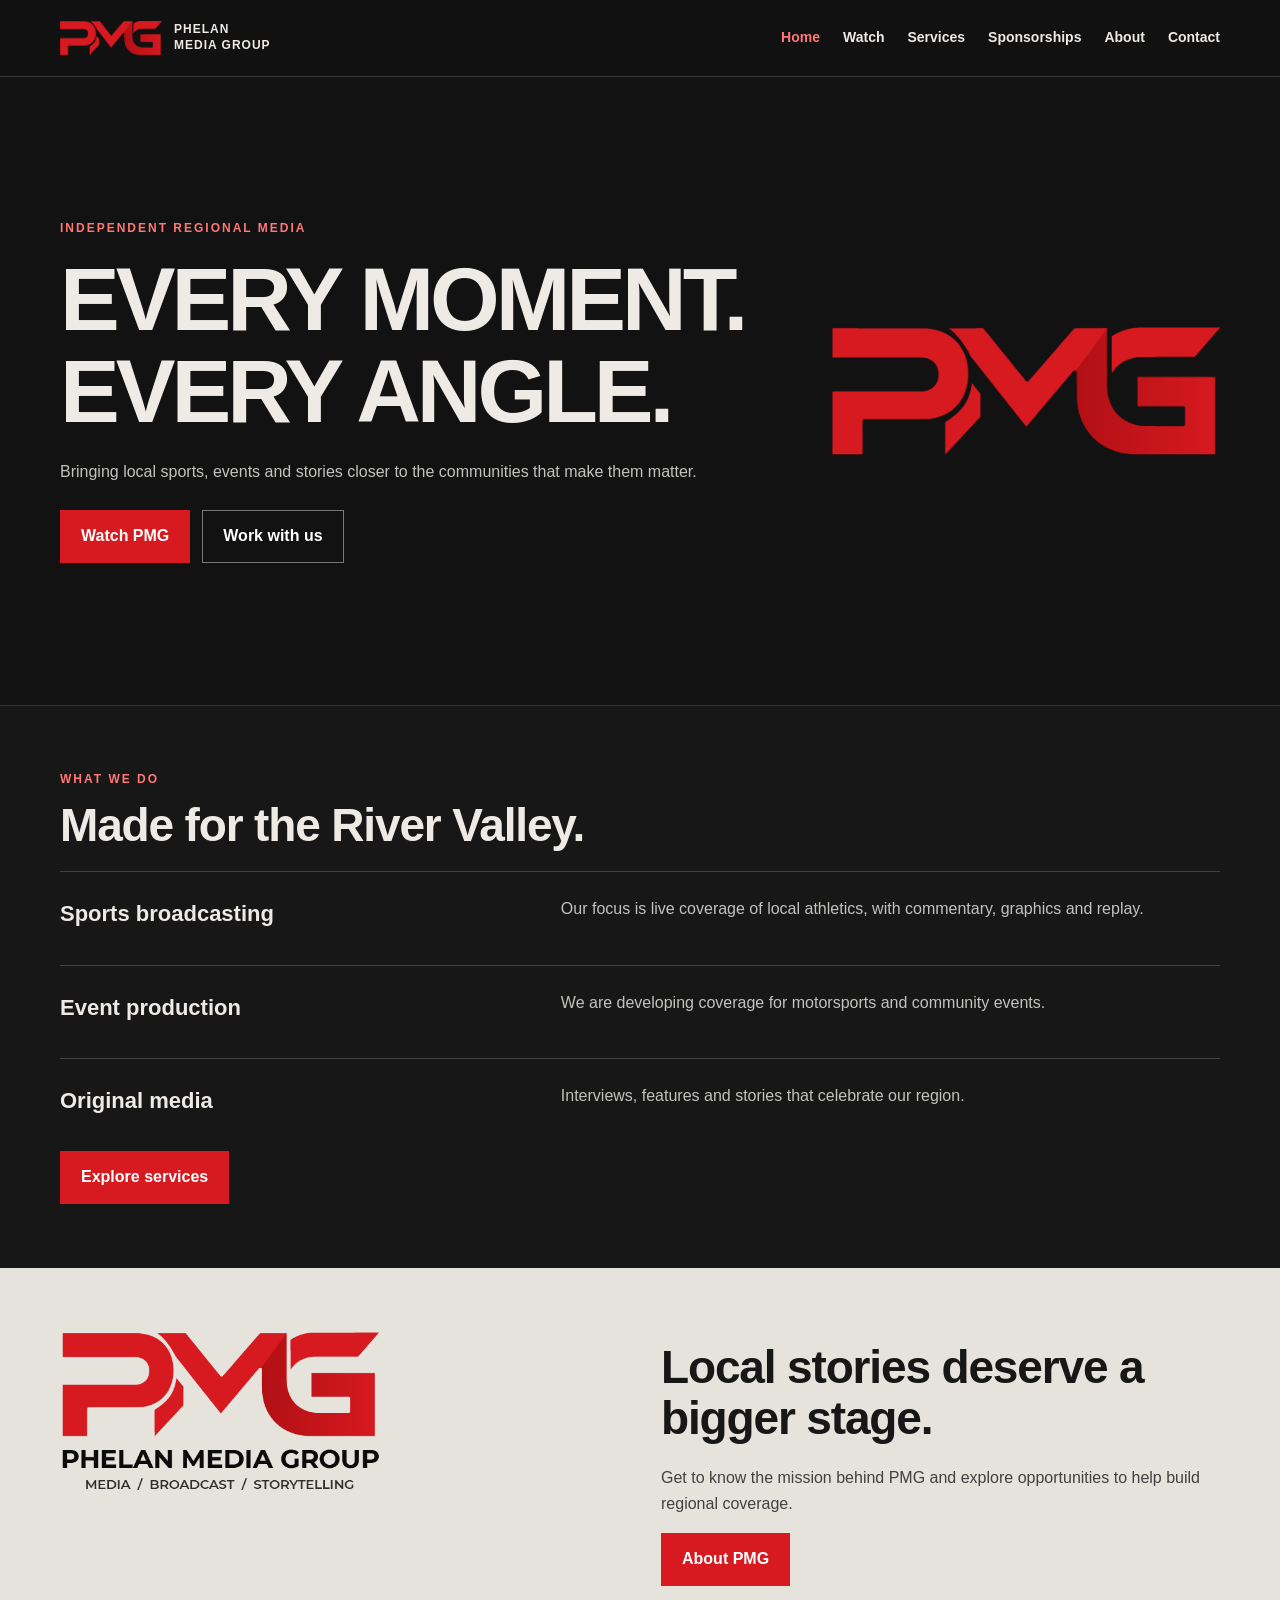
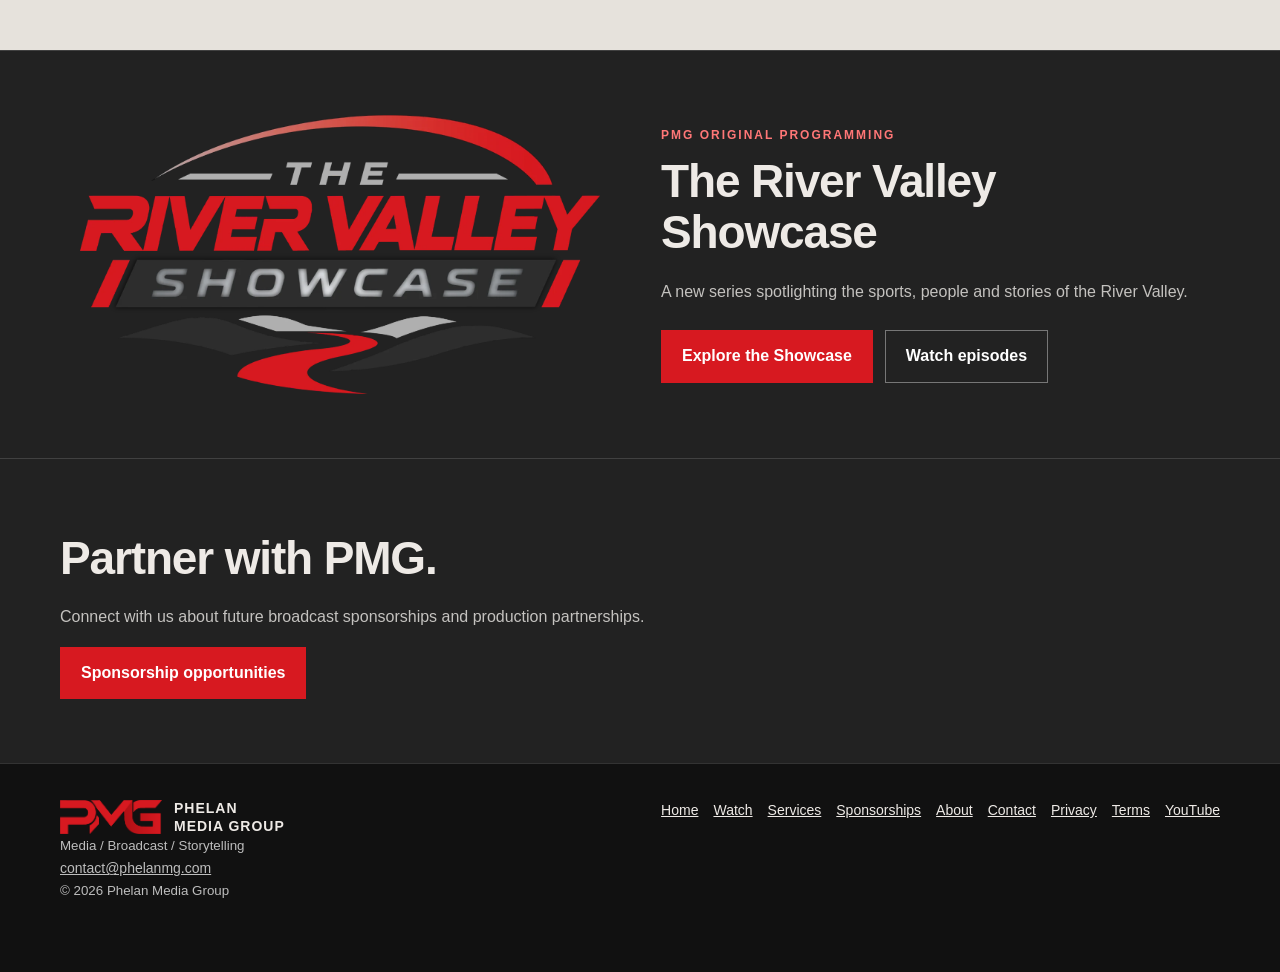
<file: index.html>
<!doctype html><html lang="en"><head><meta charset="utf-8"><meta name="viewport" content="width=device-width,initial-scale=1"><title>Phelan Media Group</title><meta name="description" content="Phelan Media Group brings a regional focus to sports, event production and storytelling in the River Valley."><meta name="robots" content="index, follow"><link rel="canonical" href="https://phelanmg.com/"><meta property="og:type" content="website"><meta property="og:title" content="Phelan Media Group"><meta property="og:description" content="Phelan Media Group brings a regional focus to sports, event production and storytelling in the River Valley."><meta property="og:url" content="https://phelanmg.com/"><meta property="og:image" content="https://phelanmg.com/assets/og.jpg"><meta property="og:image:alt" content="Phelan Media Group logo"><meta name="twitter:card" content="summary_large_image"><link rel="icon" type="image/png" sizes="64x64" href="/assets/pmg-favicon-corrected.png?v=11"><link rel="stylesheet" href="/assets/style.css"><script defer src="/assets/site.js"></script><style>.showcase-feature{background:#222;border-block:1px solid #414141}.showcase-feature .split{align-items:center}.showcase-feature img{width:100%;max-width:520px;margin:auto}.showcase-hero{background:#202020}.showcase-hero .split{align-items:center}.showcase-hero img{width:100%;max-width:600px;margin:auto}.showcase-player{max-width:920px;margin:24px 0;background:#111;border:1px solid #414141;padding:24px}.showcase-player iframe{display:block;width:100%;aspect-ratio:16/9;border:0}.showcase-player img{max-width:min(100%,460px);margin:0 auto 24px}.showcase-river{width:100%;max-width:700px;margin:30px auto 0}.showcase-player [hidden]{display:none}.showcase-player p{overflow-wrap:anywhere}.showcase-player .actions{margin-bottom:0}@media(max-width:900px){.showcase-player{padding:16px}.showcase-hero .split{gap:24px}}</style></head><body><a class="skip" href="#main">Skip to content</a><header><div class="wrap nav"><a class="logo" href="/" aria-label="Phelan Media Group home"><img src="/assets/mark.webp" width="438" height="145" alt="PMG"><span>PHELAN<br>MEDIA GROUP</span></a><button class="menu" aria-expanded="false" aria-controls="links">Menu</button><nav class="links" id="links" aria-label="Main navigation"><a href="/" aria-current="page">Home</a><a href="/watch">Watch</a><a href="/services">Services</a><a href="/sponsorships">Sponsorships</a><a href="/about">About</a><a href="/contact">Contact</a></nav></div></header><main id="main"><section class="hero"><div class="wrap"><div><div class="eyebrow">Independent regional media</div><h1>Every moment.<br>Every angle.</h1><p>Bringing local sports, events and stories closer to the communities that make them matter.</p><div class="actions"><a class="btn" href="/watch">Watch PMG</a><a class="btn secondary" href="/contact">Work with us</a></div></div><img src="/assets/mark.webp" alt="Official red PMG mark" width="438" height="145"></div></section><section><div class="wrap"><div class="eyebrow">What we do</div><h2>Made for the River Valley.</h2><div class="rows"><article><h3>Sports broadcasting</h3><p>Our focus is live coverage of local athletics, with commentary, graphics and replay.</p></article><article><h3>Event production</h3><p>We are developing coverage for motorsports and community events.</p></article><article><h3>Original media</h3><p>Interviews, features and stories that celebrate our region.</p></article></div><a class="btn" href="/services">Explore services</a></div></section><section class="light"><div class="wrap split"><img src="/assets/wordmark.webp" alt="Phelan Media Group full-color wordmark" loading="lazy"><div><h2>Local stories deserve a bigger stage.</h2><p>Get to know the mission behind PMG and explore opportunities to help build regional coverage.</p><a class="btn" href="/about">About PMG</a></div></div></section><section class="showcase-feature"><div class="wrap split"><a href="/river-valley-showcase" aria-label="Explore The River Valley Showcase"><img src="/assets/showcase-color.webp" alt="The River Valley Showcase logo" loading="lazy"></a><div><div class="eyebrow">PMG original programming</div><h2>The River Valley Showcase</h2><p>A new series spotlighting the sports, people and stories of the River Valley.</p><div class="actions"><a class="btn" href="/river-valley-showcase">Explore the Showcase</a><a class="btn secondary" href="/river-valley-showcase#episodes">Watch episodes</a></div></div></div></section><section class="band"><div class="wrap"><h2>Partner with PMG.</h2><p>Connect with us about future broadcast sponsorships and production partnerships.</p><a class="btn" href="/sponsorships">Sponsorship opportunities</a></div></section></main><footer class="footer"><div class="wrap"><div><a class="logo" href="/" aria-label="Phelan Media Group home"><img src="/assets/mark.webp" width="438" height="145" alt="PMG"><span>PHELAN<br>MEDIA GROUP</span></a><small>Media / Broadcast / Storytelling</small><small><a href="mailto:contact@phelanmg.com">contact@phelanmg.com</a></small><small>© <span data-year>2026</span> Phelan Media Group</small></div><nav aria-label="Footer navigation"><a href="/" aria-current="page">Home</a><a href="/watch">Watch</a><a href="/services">Services</a><a href="/sponsorships">Sponsorships</a><a href="/about">About</a><a href="/contact">Contact</a><a href="/privacy">Privacy</a><a href="/terms">Terms</a><a href="https://www.youtube.com/@PhelanMediaGroup">YouTube</a></nav></div></footer><div class="sticky"><a class="btn" href="/contact">Work with PMG</a></div></body></html>
</file>
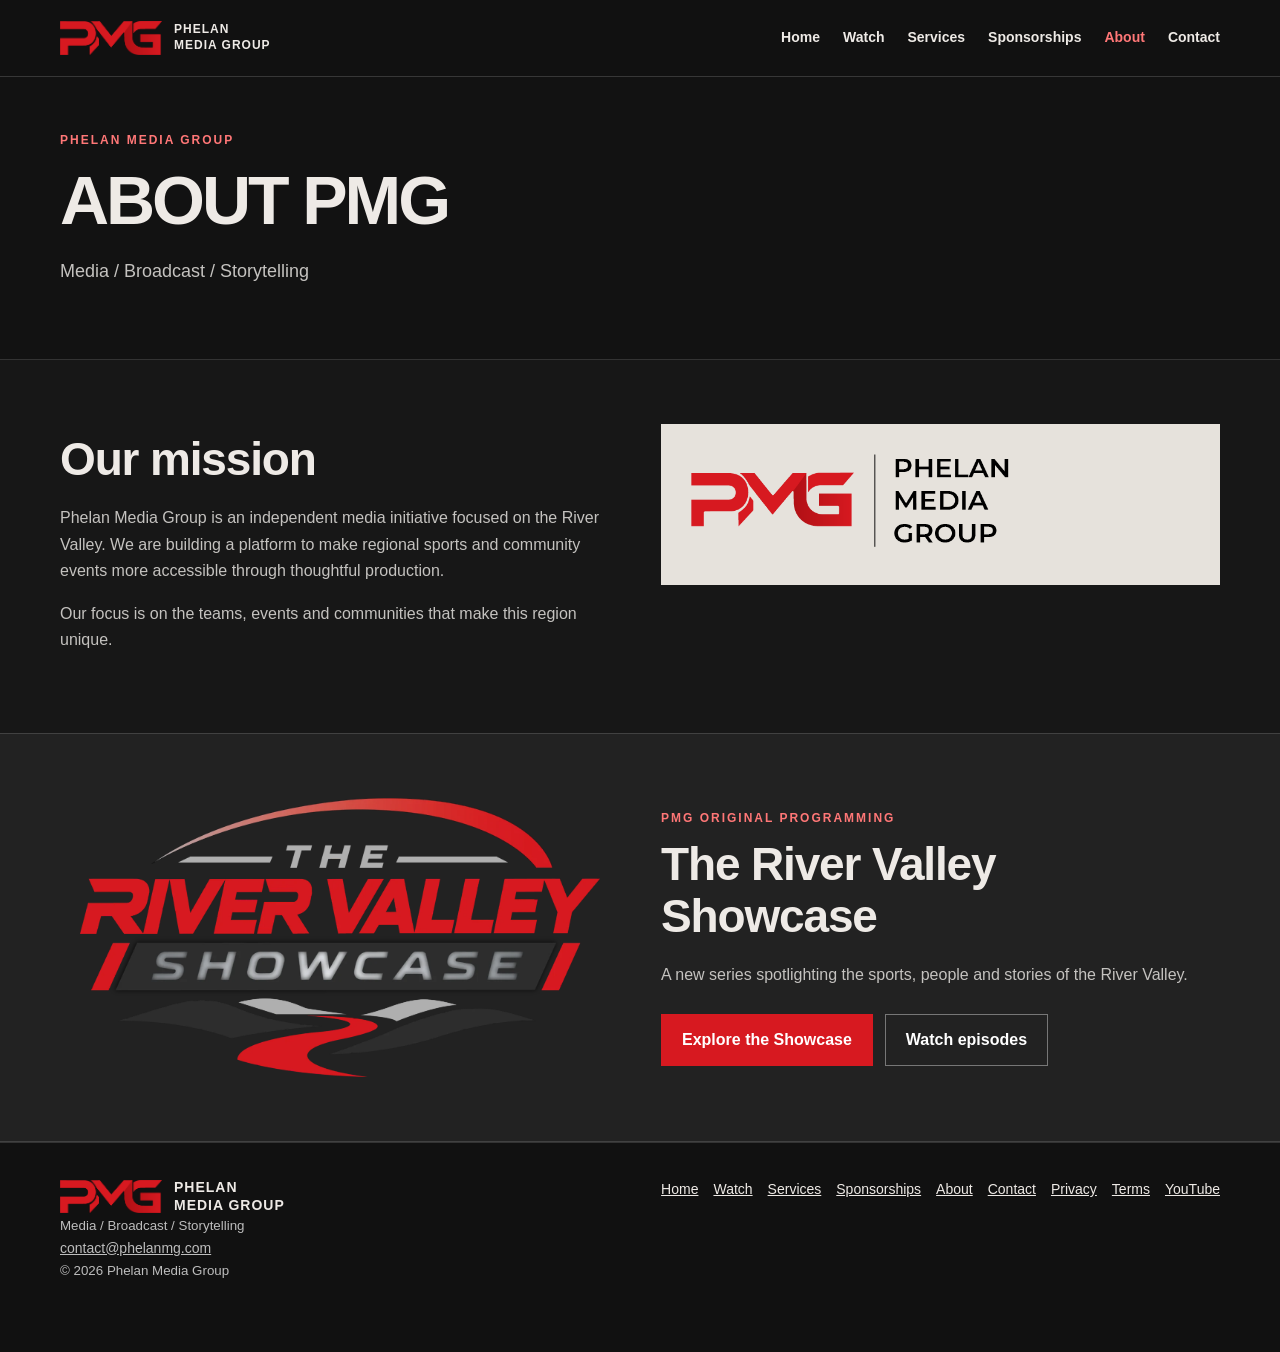
<file: about.html>
<!doctype html><html lang="en"><head><meta charset="utf-8"><meta name="viewport" content="width=device-width,initial-scale=1"><title>Phelan Media Group | About Us</title><meta name="description" content="Learn about Phelan Media Group and its mission to elevate local stories across the River Valley."><meta name="robots" content="index, follow"><link rel="canonical" href="https://phelanmg.com/about"><meta property="og:type" content="website"><meta property="og:title" content="Phelan Media Group | About Us"><meta property="og:description" content="Learn about Phelan Media Group and its mission to elevate local stories across the River Valley."><meta property="og:url" content="https://phelanmg.com/about"><meta property="og:image" content="https://phelanmg.com/assets/og.jpg"><meta property="og:image:alt" content="Phelan Media Group logo"><meta name="twitter:card" content="summary_large_image"><link rel="icon" type="image/png" sizes="64x64" href="/assets/pmg-favicon-corrected.png?v=11"><link rel="stylesheet" href="/assets/style.css"><script defer src="/assets/site.js"></script><style>.showcase-feature{background:#222;border-block:1px solid #414141}.showcase-feature .split{align-items:center}.showcase-feature img{width:100%;max-width:520px;margin:auto}.showcase-hero{background:#202020}.showcase-hero .split{align-items:center}.showcase-hero img{width:100%;max-width:600px;margin:auto}.showcase-player{max-width:920px;margin:24px 0;background:#111;border:1px solid #414141;padding:24px}.showcase-player iframe{display:block;width:100%;aspect-ratio:16/9;border:0}.showcase-player img{max-width:min(100%,460px);margin:0 auto 24px}.showcase-river{width:100%;max-width:700px;margin:30px auto 0}.showcase-player [hidden]{display:none}.showcase-player p{overflow-wrap:anywhere}.showcase-player .actions{margin-bottom:0}@media(max-width:900px){.showcase-player{padding:16px}.showcase-hero .split{gap:24px}}</style></head><body><a class="skip" href="#main">Skip to content</a><header><div class="wrap nav"><a class="logo" href="/" aria-label="Phelan Media Group home"><img src="/assets/mark.webp" width="438" height="145" alt="PMG"><span>PHELAN<br>MEDIA GROUP</span></a><button class="menu" aria-expanded="false" aria-controls="links">Menu</button><nav class="links" id="links" aria-label="Main navigation"><a href="/">Home</a><a href="/watch">Watch</a><a href="/services">Services</a><a href="/sponsorships">Sponsorships</a><a href="/about" aria-current="page">About</a><a href="/contact">Contact</a></nav></div></header><main id="main"><section class="pagehead"><div class="wrap"><div class="eyebrow">Phelan Media Group</div><h1>About PMG</h1><p>Media / Broadcast / Storytelling</p></div></section><section><div class="wrap split"><div><h2>Our mission</h2><p>Phelan Media Group is an independent media initiative focused on the River Valley. We are building a platform to make regional sports and community events more accessible through thoughtful production.</p><p>Our focus is on the teams, events and communities that make this region unique.</p></div><div class="light" style="padding:30px"><img src="/assets/horizontal.webp" alt="Phelan Media Group horizontal logo"></div></div></section><section class="showcase-feature"><div class="wrap split"><a href="/river-valley-showcase" aria-label="Explore The River Valley Showcase"><img src="/assets/showcase-color.webp" alt="The River Valley Showcase logo" loading="lazy"></a><div><div class="eyebrow">PMG original programming</div><h2>The River Valley Showcase</h2><p>A new series spotlighting the sports, people and stories of the River Valley.</p><div class="actions"><a class="btn" href="/river-valley-showcase">Explore the Showcase</a><a class="btn secondary" href="/river-valley-showcase#episodes">Watch episodes</a></div></div></div></section></main><footer class="footer"><div class="wrap"><div><a class="logo" href="/" aria-label="Phelan Media Group home"><img src="/assets/mark.webp" width="438" height="145" alt="PMG"><span>PHELAN<br>MEDIA GROUP</span></a><small>Media / Broadcast / Storytelling</small><small><a href="mailto:contact@phelanmg.com">contact@phelanmg.com</a></small><small>© <span data-year>2026</span> Phelan Media Group</small></div><nav aria-label="Footer navigation"><a href="/">Home</a><a href="/watch">Watch</a><a href="/services">Services</a><a href="/sponsorships">Sponsorships</a><a href="/about" aria-current="page">About</a><a href="/contact">Contact</a><a href="/privacy">Privacy</a><a href="/terms">Terms</a><a href="https://www.youtube.com/@PhelanMediaGroup">YouTube</a></nav></div></footer><div class="sticky"><a class="btn" href="/contact">Work with PMG</a></div></body></html>
</file>
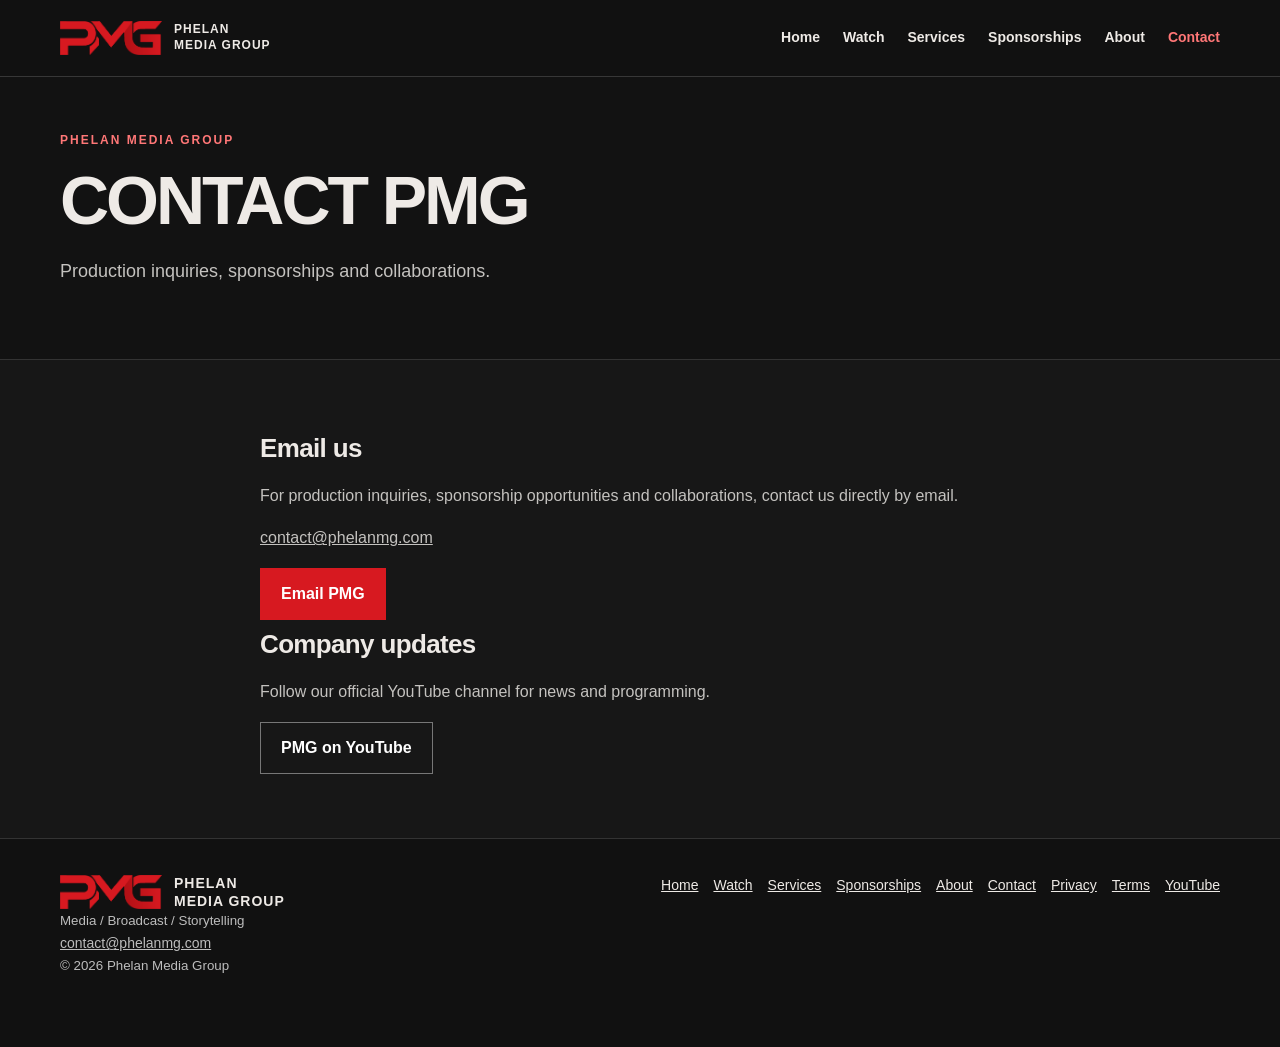
<file: contact.html>
<!doctype html><html lang="en"><head><meta charset="utf-8"><meta name="viewport" content="width=device-width,initial-scale=1"><title>Phelan Media Group | Contact</title><meta name="description" content="Contact Phelan Media Group for regional production inquiries, sponsorships and collaborations."><meta name="robots" content="index, follow"><link rel="canonical" href="https://phelanmg.com/contact"><meta property="og:type" content="website"><meta property="og:title" content="Phelan Media Group | Contact"><meta property="og:description" content="Contact Phelan Media Group for regional production inquiries, sponsorships and collaborations."><meta property="og:url" content="https://phelanmg.com/contact"><meta property="og:image" content="https://phelanmg.com/assets/og.jpg"><meta property="og:image:alt" content="Phelan Media Group logo"><meta name="twitter:card" content="summary_large_image"><link rel="icon" type="image/png" sizes="64x64" href="/assets/pmg-primary-v5.png"><link rel="icon" type="image/x-icon" href="/assets/pmg-primary-v5.ico"><link rel="stylesheet" href="/assets/style.css"><script defer src="/assets/site.js"></script></head><body><a class="skip" href="#main">Skip to content</a><header><div class="wrap nav"><a class="logo" href="/" aria-label="Phelan Media Group home"><img src="/assets/mark.webp" width="438" height="145" alt="PMG"><span>PHELAN<br>MEDIA GROUP</span></a><button class="menu" aria-expanded="false" aria-controls="links">Menu</button><nav class="links" id="links" aria-label="Main navigation"><a href="/">Home</a><a href="/watch">Watch</a><a href="/services">Services</a><a href="/sponsorships">Sponsorships</a><a href="/about">About</a><a href="/contact" aria-current="page">Contact</a></nav></div></header><main id="main"><section class="pagehead"><div class="wrap"><div class="eyebrow">Phelan Media Group</div><h1>Contact PMG</h1><p>Production inquiries, sponsorships and collaborations.</p></div></section><section><div class="wrap legal"><h2>Email us</h2><p>For production inquiries, sponsorship opportunities and collaborations, contact us directly by email.</p><p><a href="mailto:contact@phelanmg.com">contact@phelanmg.com</a></p><a class="btn" href="mailto:contact@phelanmg.com">Email PMG</a><h2>Company updates</h2><p>Follow our official YouTube channel for news and programming.</p><a class="btn secondary" href="https://www.youtube.com/@PhelanMediaGroup">PMG on YouTube</a></div></section></main><footer class="footer"><div class="wrap"><div><a class="logo" href="/" aria-label="Phelan Media Group home"><img src="/assets/mark.webp" width="438" height="145" alt="PMG"><span>PHELAN<br>MEDIA GROUP</span></a><small>Media / Broadcast / Storytelling</small><small><a href="mailto:contact@phelanmg.com">contact@phelanmg.com</a></small><small>© <span data-year>2026</span> Phelan Media Group</small></div><nav aria-label="Footer navigation"><a href="/">Home</a><a href="/watch">Watch</a><a href="/services">Services</a><a href="/sponsorships">Sponsorships</a><a href="/about">About</a><a href="/contact" aria-current="page">Contact</a><a href="/privacy">Privacy</a><a href="/terms">Terms</a><a href="https://www.youtube.com/@PhelanMediaGroup">YouTube</a></nav></div></footer><div class="sticky"><a class="btn" href="mailto:contact@phelanmg.com">Email PMG</a></div></body></html>
</file>
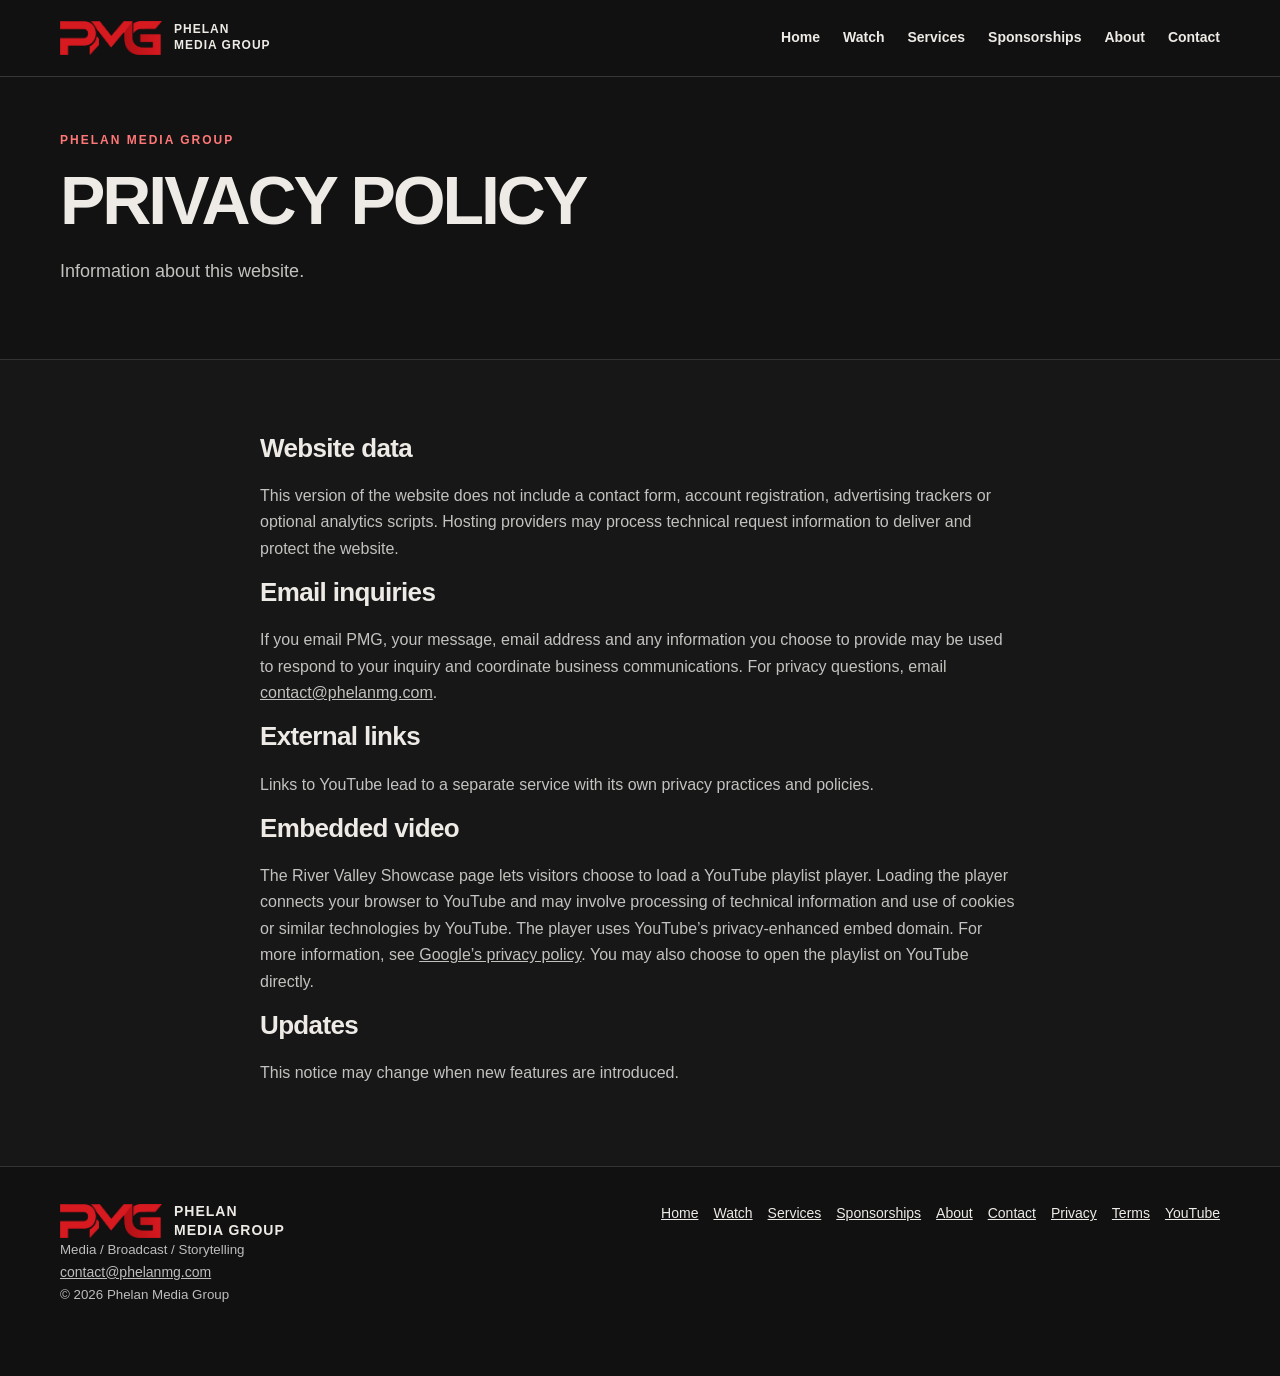
<file: privacy.html>
<!doctype html><html lang="en"><head><meta charset="utf-8"><meta name="viewport" content="width=device-width,initial-scale=1"><title>Phelan Media Group | Privacy Policy</title><meta name="description" content="Information about privacy when visiting the PMG website."><meta name="robots" content="index, follow"><link rel="canonical" href="https://phelanmg.com/privacy"><meta property="og:type" content="website"><meta property="og:title" content="Phelan Media Group | Privacy Policy"><meta property="og:description" content="Information about privacy when visiting the PMG website."><meta property="og:url" content="https://phelanmg.com/privacy"><meta property="og:image" content="https://phelanmg.com/assets/og.jpg"><meta property="og:image:alt" content="Phelan Media Group logo"><meta name="twitter:card" content="summary_large_image"><link rel="icon" type="image/png" sizes="64x64" href="/assets/pmg-favicon-corrected.png?v=11"><link rel="stylesheet" href="/assets/style.css"><script defer src="/assets/site.js"></script></head><body><a class="skip" href="#main">Skip to content</a><header><div class="wrap nav"><a class="logo" href="/" aria-label="Phelan Media Group home"><img src="/assets/mark.webp" width="438" height="145" alt="PMG"><span>PHELAN<br>MEDIA GROUP</span></a><button class="menu" aria-expanded="false" aria-controls="links">Menu</button><nav class="links" id="links" aria-label="Main navigation"><a href="/">Home</a><a href="/watch">Watch</a><a href="/services">Services</a><a href="/sponsorships">Sponsorships</a><a href="/about">About</a><a href="/contact">Contact</a></nav></div></header><main id="main"><section class="pagehead"><div class="wrap"><div class="eyebrow">Phelan Media Group</div><h1>Privacy policy</h1><p>Information about this website.</p></div></section><section><div class="wrap legal"><h2>Website data</h2><p>This version of the website does not include a contact form, account registration, advertising trackers or optional analytics scripts. Hosting providers may process technical request information to deliver and protect the website.</p><h2>Email inquiries</h2><p>If you email PMG, your message, email address and any information you choose to provide may be used to respond to your inquiry and coordinate business communications. For privacy questions, email <a href="mailto:contact@phelanmg.com">contact@phelanmg.com</a>.</p><h2>External links</h2><p>Links to YouTube lead to a separate service with its own privacy practices and policies.</p><h2>Embedded video</h2><p>The River Valley Showcase page lets visitors choose to load a YouTube playlist player. Loading the player connects your browser to YouTube and may involve processing of technical information and use of cookies or similar technologies by YouTube. The player uses YouTube’s privacy-enhanced embed domain. For more information, see <a href="https://policies.google.com/privacy">Google’s privacy policy</a>. You may also choose to open the playlist on YouTube directly.</p><h2>Updates</h2><p>This notice may change when new features are introduced.</p></div></section></main><footer class="footer"><div class="wrap"><div><a class="logo" href="/" aria-label="Phelan Media Group home"><img src="/assets/mark.webp" width="438" height="145" alt="PMG"><span>PHELAN<br>MEDIA GROUP</span></a><small>Media / Broadcast / Storytelling</small><small><a href="mailto:contact@phelanmg.com">contact@phelanmg.com</a></small><small>© <span data-year>2026</span> Phelan Media Group</small></div><nav aria-label="Footer navigation"><a href="/">Home</a><a href="/watch">Watch</a><a href="/services">Services</a><a href="/sponsorships">Sponsorships</a><a href="/about">About</a><a href="/contact">Contact</a><a href="/privacy">Privacy</a><a href="/terms">Terms</a><a href="https://www.youtube.com/@PhelanMediaGroup">YouTube</a></nav></div></footer><div class="sticky"><a class="btn" href="/contact">Work with PMG</a></div></body></html>
</file>
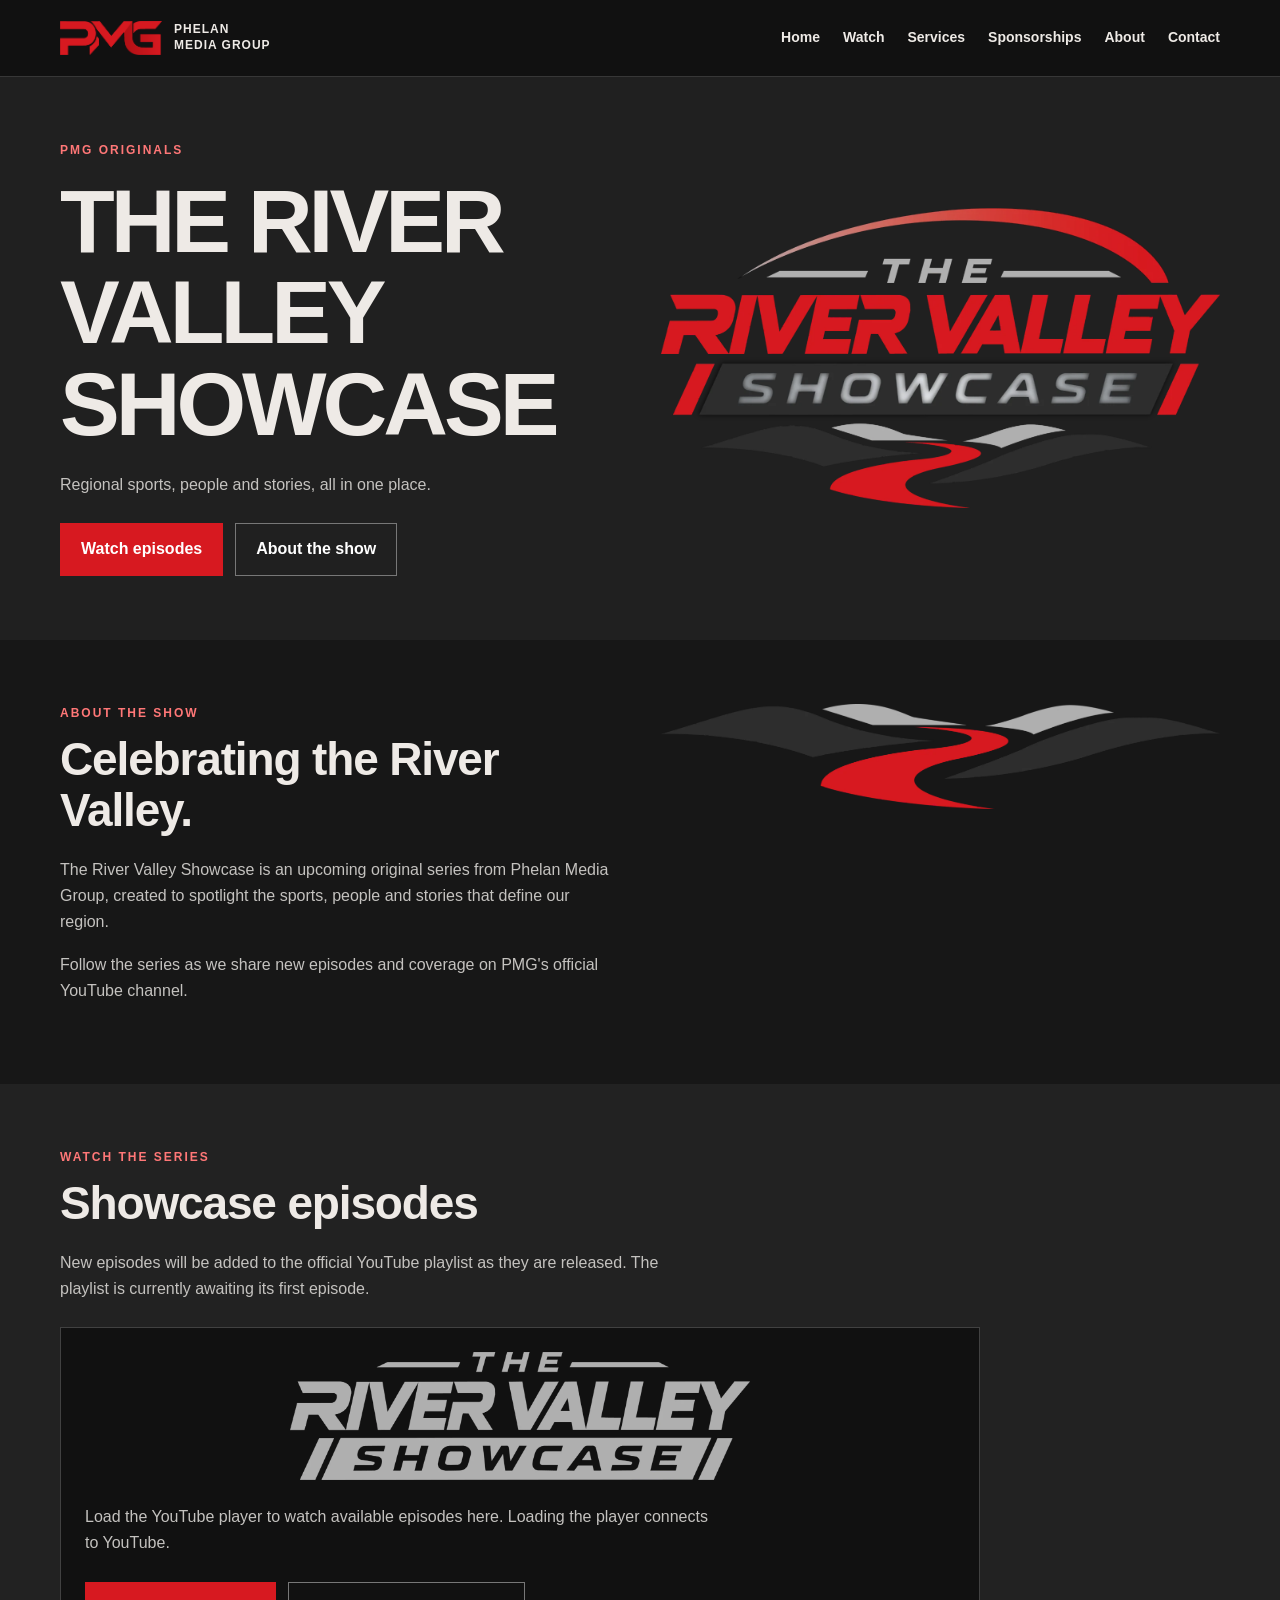
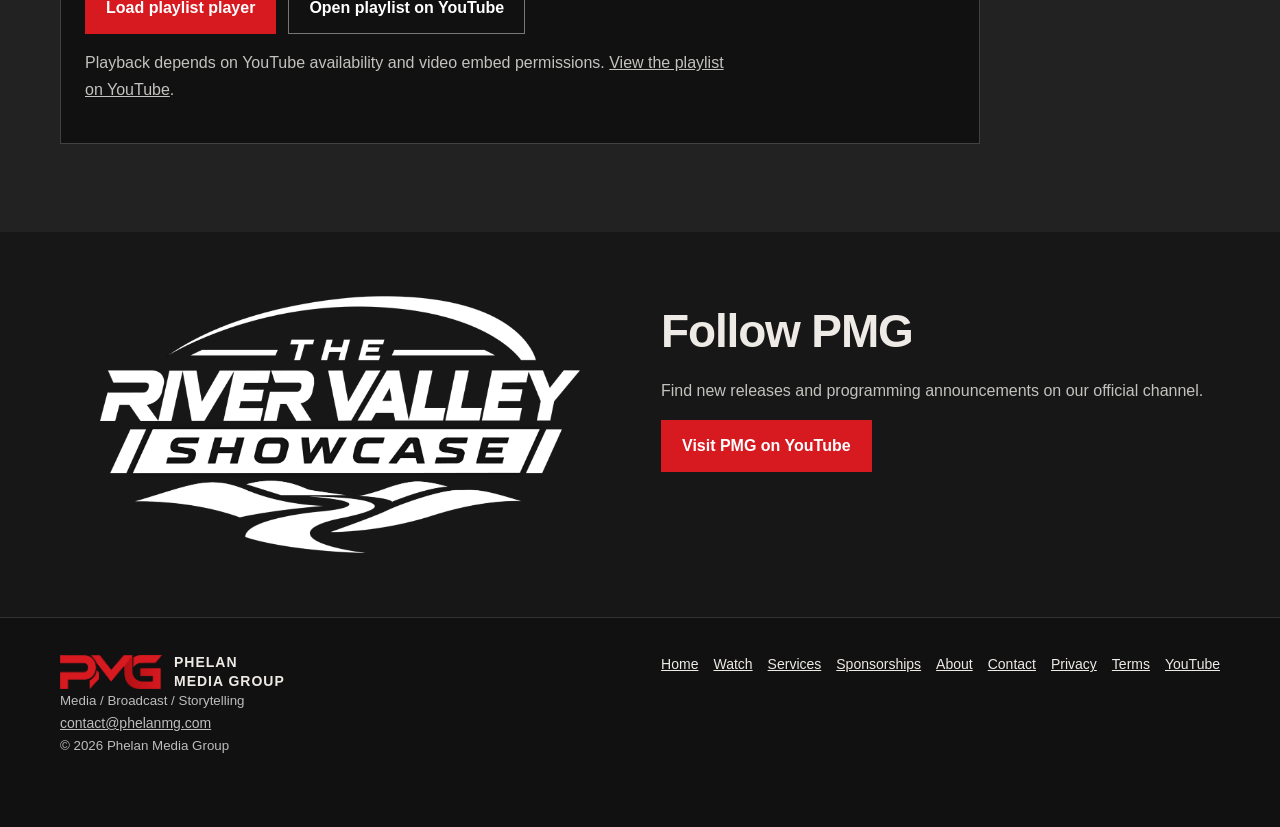
<file: river-valley-showcase.html>
<!doctype html><html lang="en"><head><meta charset="utf-8"><meta name="viewport" content="width=device-width,initial-scale=1"><title>Phelan Media Group | The River Valley Showcase</title><meta name="description" content="Explore The River Valley Showcase, a PMG original series featuring regional sports, people and stories."><meta name="robots" content="index, follow"><link rel="canonical" href="https://phelanmg.com/river-valley-showcase"><meta property="og:type" content="website"><meta property="og:title" content="Phelan Media Group | The River Valley Showcase"><meta property="og:description" content="Explore The River Valley Showcase, a PMG original series featuring regional sports, people and stories."><meta property="og:url" content="https://phelanmg.com/river-valley-showcase"><meta property="og:image" content="https://phelanmg.com/assets/showcase-og.jpg"><meta property="og:image:alt" content="The River Valley Showcase logo"><meta name="twitter:card" content="summary_large_image"><link rel="icon" type="image/png" sizes="64x64" href="/assets/pmg-favicon-corrected.png?v=11"><link rel="stylesheet" href="/assets/style.css"><script defer src="/assets/site.js"></script><style>.showcase-feature{background:#222;border-block:1px solid #414141}.showcase-feature .split{align-items:center}.showcase-feature img{width:100%;max-width:520px;margin:auto}.showcase-hero{background:#202020}.showcase-hero .split{align-items:center}.showcase-hero img{width:100%;max-width:600px;margin:auto}.showcase-player{max-width:920px;margin:24px 0;background:#111;border:1px solid #414141;padding:24px}.showcase-player iframe{display:block;width:100%;aspect-ratio:16/9;border:0}.showcase-player img{max-width:min(100%,460px);margin:0 auto 24px}.showcase-river{width:100%;max-width:700px;margin:30px auto 0}.showcase-player [hidden]{display:none}.showcase-player p{overflow-wrap:anywhere}.showcase-player .actions{margin-bottom:0}@media(max-width:900px){.showcase-player{padding:16px}.showcase-hero .split{gap:24px}}</style></head><body><a class="skip" href="#main">Skip to content</a><header><div class="wrap nav"><a class="logo" href="/" aria-label="Phelan Media Group home"><img src="/assets/mark.webp" width="438" height="145" alt="PMG"><span>PHELAN<br>MEDIA GROUP</span></a><button class="menu" aria-expanded="false" aria-controls="links">Menu</button><nav class="links" id="links" aria-label="Main navigation"><a href="/">Home</a><a href="/watch">Watch</a><a href="/services">Services</a><a href="/sponsorships">Sponsorships</a><a href="/about">About</a><a href="/contact">Contact</a></nav></div></header><main id="main"><section class="showcase-hero"><div class="wrap split"><div><div class="eyebrow">PMG originals</div><h1>The River Valley Showcase</h1><p>Regional sports, people and stories, all in one place.</p><div class="actions"><a class="btn" href="#episodes">Watch episodes</a><a class="btn secondary" href="#about-show">About the show</a></div></div><img src="/assets/showcase-color.webp" alt="The River Valley Showcase full-color logo"></div></section><section id="about-show"><div class="wrap split"><div><div class="eyebrow">About the show</div><h2>Celebrating the River Valley.</h2><p>The River Valley Showcase is an upcoming original series from Phelan Media Group, created to spotlight the sports, people and stories that define our region.</p><p>Follow the series as we share new episodes and coverage on PMG's official YouTube channel.</p></div><img src="/assets/showcase-river.webp" alt="River and hills from the Showcase identity" loading="lazy"></div></section><section id="episodes" class="band"><div class="wrap"><div class="eyebrow">Watch the series</div><h2>Showcase episodes</h2><p>New episodes will be added to the official YouTube playlist as they are released. The playlist is currently awaiting its first episode.</p><div class="showcase-player"><div id="showcase-intro"><img src="/assets/showcase-silver.webp" alt="The River Valley Showcase silver wordmark" loading="lazy"><p>Load the YouTube player to watch available episodes here. Loading the player connects to YouTube.</p><div class="actions"><button class="btn" id="load-showcase" type="button">Load playlist player</button><a class="btn secondary" href="https://www.youtube.com/playlist?list=PLDgpG0pzgA_c">Open playlist on YouTube</a></div></div><div id="showcase-frame" hidden></div><p id="showcase-status" role="status" aria-live="polite"></p><p>Playback depends on YouTube availability and video embed permissions. <a href="https://www.youtube.com/playlist?list=PLDgpG0pzgA_c">View the playlist on YouTube</a>.</p></div></div></section><section><div class="wrap split"><img src="/assets/showcase-white.webp" alt="The River Valley Showcase white logo" loading="lazy" style="max-width:480px;width:100%;margin:auto"><div><h2>Follow PMG</h2><p>Find new releases and programming announcements on our official channel.</p><a class="btn" href="https://www.youtube.com/@PhelanMediaGroup">Visit PMG on YouTube</a></div></div></section></main><footer class="footer"><div class="wrap"><div><a class="logo" href="/" aria-label="Phelan Media Group home"><img src="/assets/mark.webp" width="438" height="145" alt="PMG"><span>PHELAN<br>MEDIA GROUP</span></a><small>Media / Broadcast / Storytelling</small><small><a href="mailto:contact@phelanmg.com">contact@phelanmg.com</a></small><small>© <span data-year>2026</span> Phelan Media Group</small></div><nav aria-label="Footer navigation"><a href="/">Home</a><a href="/watch">Watch</a><a href="/services">Services</a><a href="/sponsorships">Sponsorships</a><a href="/about">About</a><a href="/contact">Contact</a><a href="/privacy">Privacy</a><a href="/terms">Terms</a><a href="https://www.youtube.com/@PhelanMediaGroup">YouTube</a></nav></div></footer><div class="sticky"><a class="btn" href="/contact">Work with PMG</a></div><script>document.getElementById('load-showcase').addEventListener('click',function(){const frame=document.createElement('iframe');frame.title='The River Valley Showcase YouTube playlist';frame.src='https://www.youtube-nocookie.com/embed/videoseries?list=PLDgpG0pzgA_c';frame.allow='accelerometer; autoplay; clipboard-write; encrypted-media; gyroscope; picture-in-picture; web-share';frame.allowFullscreen=true;frame.referrerPolicy='strict-origin-when-cross-origin';const container=document.getElementById('showcase-frame');container.hidden=false;container.appendChild(frame);document.getElementById('showcase-intro').hidden=true;document.getElementById('showcase-status').textContent='YouTube player requested. If no episodes appear, use the playlist link below.';});</script></body></html>
</file>
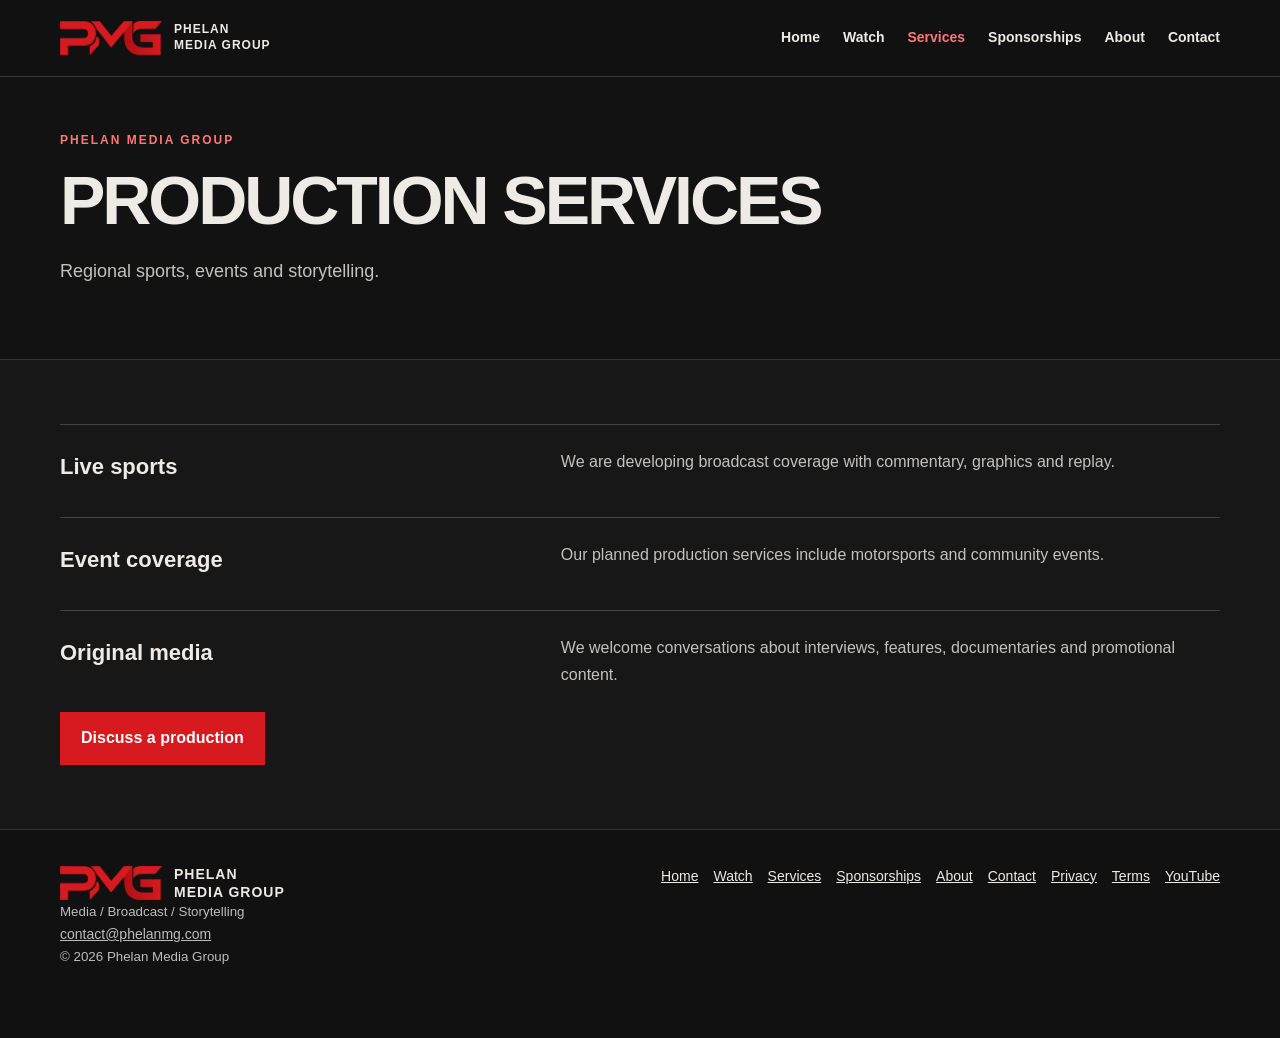
<file: services.html>
<!doctype html><html lang="en"><head><meta charset="utf-8"><meta name="viewport" content="width=device-width,initial-scale=1"><title>Phelan Media Group | Services</title><meta name="description" content="Explore planned sports broadcasting, event coverage and original media production from PMG."><meta name="robots" content="index, follow"><link rel="canonical" href="https://phelanmg.com/services"><meta property="og:type" content="website"><meta property="og:title" content="Phelan Media Group | Services"><meta property="og:description" content="Explore planned sports broadcasting, event coverage and original media production from PMG."><meta property="og:url" content="https://phelanmg.com/services"><meta property="og:image" content="https://phelanmg.com/assets/og.jpg"><meta property="og:image:alt" content="Phelan Media Group logo"><meta name="twitter:card" content="summary_large_image"><link rel="icon" type="image/png" sizes="64x64" href="/assets/pmg-primary-v5.png"><link rel="icon" type="image/x-icon" href="/assets/pmg-primary-v5.ico"><link rel="stylesheet" href="/assets/style.css"><script defer src="/assets/site.js"></script></head><body><a class="skip" href="#main">Skip to content</a><header><div class="wrap nav"><a class="logo" href="/" aria-label="Phelan Media Group home"><img src="/assets/mark.webp" width="438" height="145" alt="PMG"><span>PHELAN<br>MEDIA GROUP</span></a><button class="menu" aria-expanded="false" aria-controls="links">Menu</button><nav class="links" id="links" aria-label="Main navigation"><a href="/">Home</a><a href="/watch">Watch</a><a href="/services" aria-current="page">Services</a><a href="/sponsorships">Sponsorships</a><a href="/about">About</a><a href="/contact">Contact</a></nav></div></header><main id="main"><section class="pagehead"><div class="wrap"><div class="eyebrow">Phelan Media Group</div><h1>Production services</h1><p>Regional sports, events and storytelling.</p></div></section><section><div class="wrap"><div class="rows"><article><h3>Live sports</h3><p>We are developing broadcast coverage with commentary, graphics and replay.</p></article><article><h3>Event coverage</h3><p>Our planned production services include motorsports and community events.</p></article><article><h3>Original media</h3><p>We welcome conversations about interviews, features, documentaries and promotional content.</p></article></div><a class="btn" href="/contact">Discuss a production</a></div></section></main><footer class="footer"><div class="wrap"><div><a class="logo" href="/" aria-label="Phelan Media Group home"><img src="/assets/mark.webp" width="438" height="145" alt="PMG"><span>PHELAN<br>MEDIA GROUP</span></a><small>Media / Broadcast / Storytelling</small><small><a href="mailto:contact@phelanmg.com">contact@phelanmg.com</a></small><small>© <span data-year>2026</span> Phelan Media Group</small></div><nav aria-label="Footer navigation"><a href="/">Home</a><a href="/watch">Watch</a><a href="/services" aria-current="page">Services</a><a href="/sponsorships">Sponsorships</a><a href="/about">About</a><a href="/contact">Contact</a><a href="/privacy">Privacy</a><a href="/terms">Terms</a><a href="https://www.youtube.com/@PhelanMediaGroup">YouTube</a></nav></div></footer><div class="sticky"><a class="btn" href="/contact">Work with PMG</a></div></body></html>
</file>
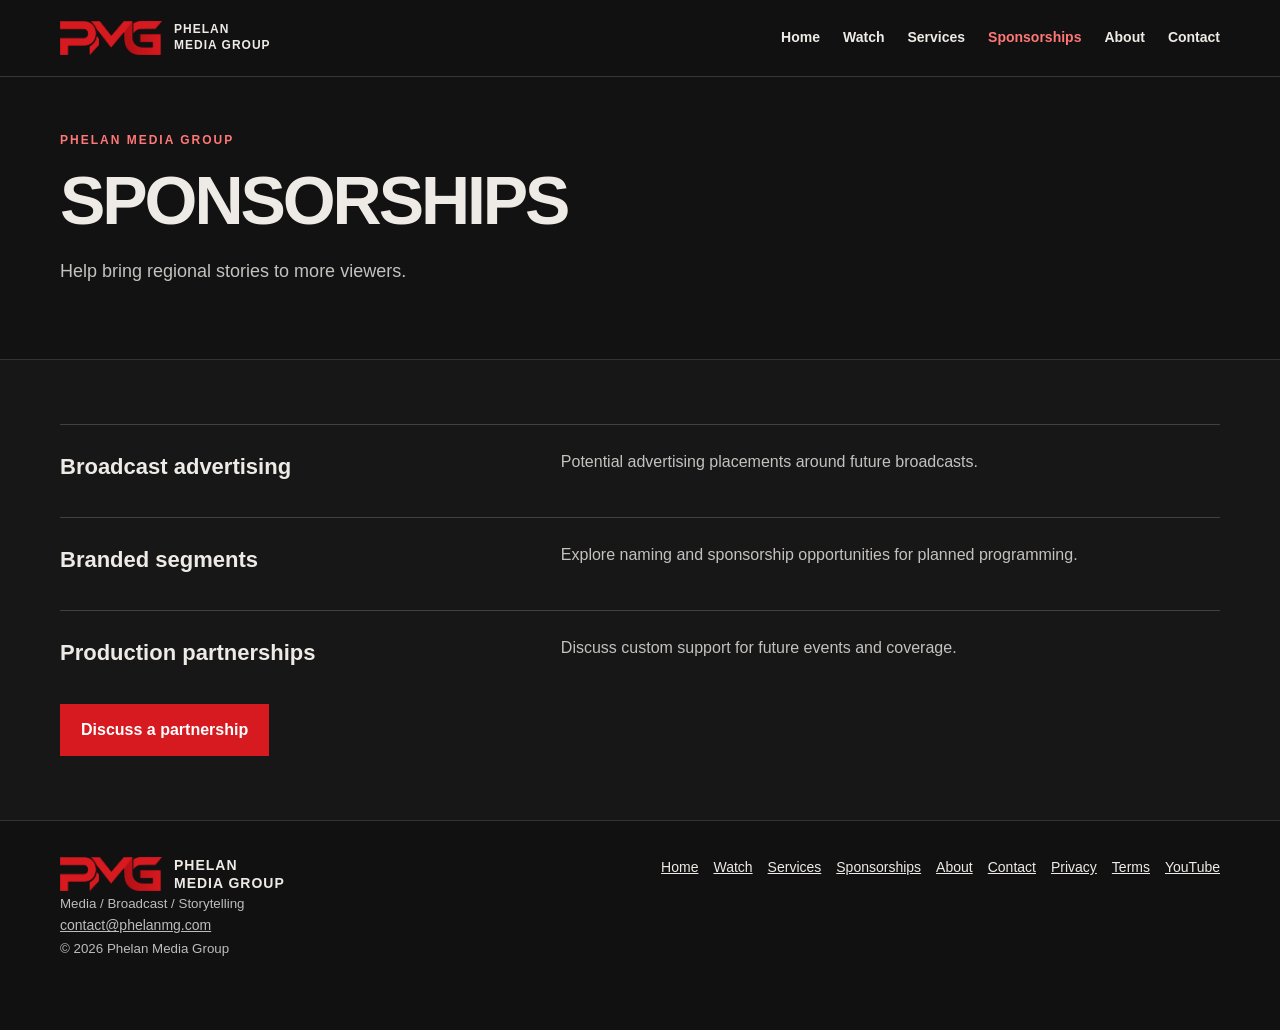
<file: sponsorships.html>
<!doctype html><html lang="en"><head><meta charset="utf-8"><meta name="viewport" content="width=device-width,initial-scale=1"><title>Phelan Media Group | Sponsorships</title><meta name="description" content="Explore partnership opportunities with Phelan Media Group and support local media coverage."><meta name="robots" content="index, follow"><link rel="canonical" href="https://phelanmg.com/sponsorships"><meta property="og:type" content="website"><meta property="og:title" content="Phelan Media Group | Sponsorships"><meta property="og:description" content="Explore partnership opportunities with Phelan Media Group and support local media coverage."><meta property="og:url" content="https://phelanmg.com/sponsorships"><meta property="og:image" content="https://phelanmg.com/assets/og.jpg"><meta property="og:image:alt" content="Phelan Media Group logo"><meta name="twitter:card" content="summary_large_image"><link rel="icon" type="image/png" sizes="64x64" href="/assets/pmg-primary-v5.png"><link rel="icon" type="image/x-icon" href="/assets/pmg-primary-v5.ico"><link rel="stylesheet" href="/assets/style.css"><script defer src="/assets/site.js"></script></head><body><a class="skip" href="#main">Skip to content</a><header><div class="wrap nav"><a class="logo" href="/" aria-label="Phelan Media Group home"><img src="/assets/mark.webp" width="438" height="145" alt="PMG"><span>PHELAN<br>MEDIA GROUP</span></a><button class="menu" aria-expanded="false" aria-controls="links">Menu</button><nav class="links" id="links" aria-label="Main navigation"><a href="/">Home</a><a href="/watch">Watch</a><a href="/services">Services</a><a href="/sponsorships" aria-current="page">Sponsorships</a><a href="/about">About</a><a href="/contact">Contact</a></nav></div></header><main id="main"><section class="pagehead"><div class="wrap"><div class="eyebrow">Phelan Media Group</div><h1>Sponsorships</h1><p>Help bring regional stories to more viewers.</p></div></section><section><div class="wrap"><div class="rows"><article><h3>Broadcast advertising</h3><p>Potential advertising placements around future broadcasts.</p></article><article><h3>Branded segments</h3><p>Explore naming and sponsorship opportunities for planned programming.</p></article><article><h3>Production partnerships</h3><p>Discuss custom support for future events and coverage.</p></article></div><a class="btn" href="/contact">Discuss a partnership</a></div></section></main><footer class="footer"><div class="wrap"><div><a class="logo" href="/" aria-label="Phelan Media Group home"><img src="/assets/mark.webp" width="438" height="145" alt="PMG"><span>PHELAN<br>MEDIA GROUP</span></a><small>Media / Broadcast / Storytelling</small><small><a href="mailto:contact@phelanmg.com">contact@phelanmg.com</a></small><small>© <span data-year>2026</span> Phelan Media Group</small></div><nav aria-label="Footer navigation"><a href="/">Home</a><a href="/watch">Watch</a><a href="/services">Services</a><a href="/sponsorships" aria-current="page">Sponsorships</a><a href="/about">About</a><a href="/contact">Contact</a><a href="/privacy">Privacy</a><a href="/terms">Terms</a><a href="https://www.youtube.com/@PhelanMediaGroup">YouTube</a></nav></div></footer><div class="sticky"><a class="btn" href="/contact">Work with PMG</a></div></body></html>
</file>
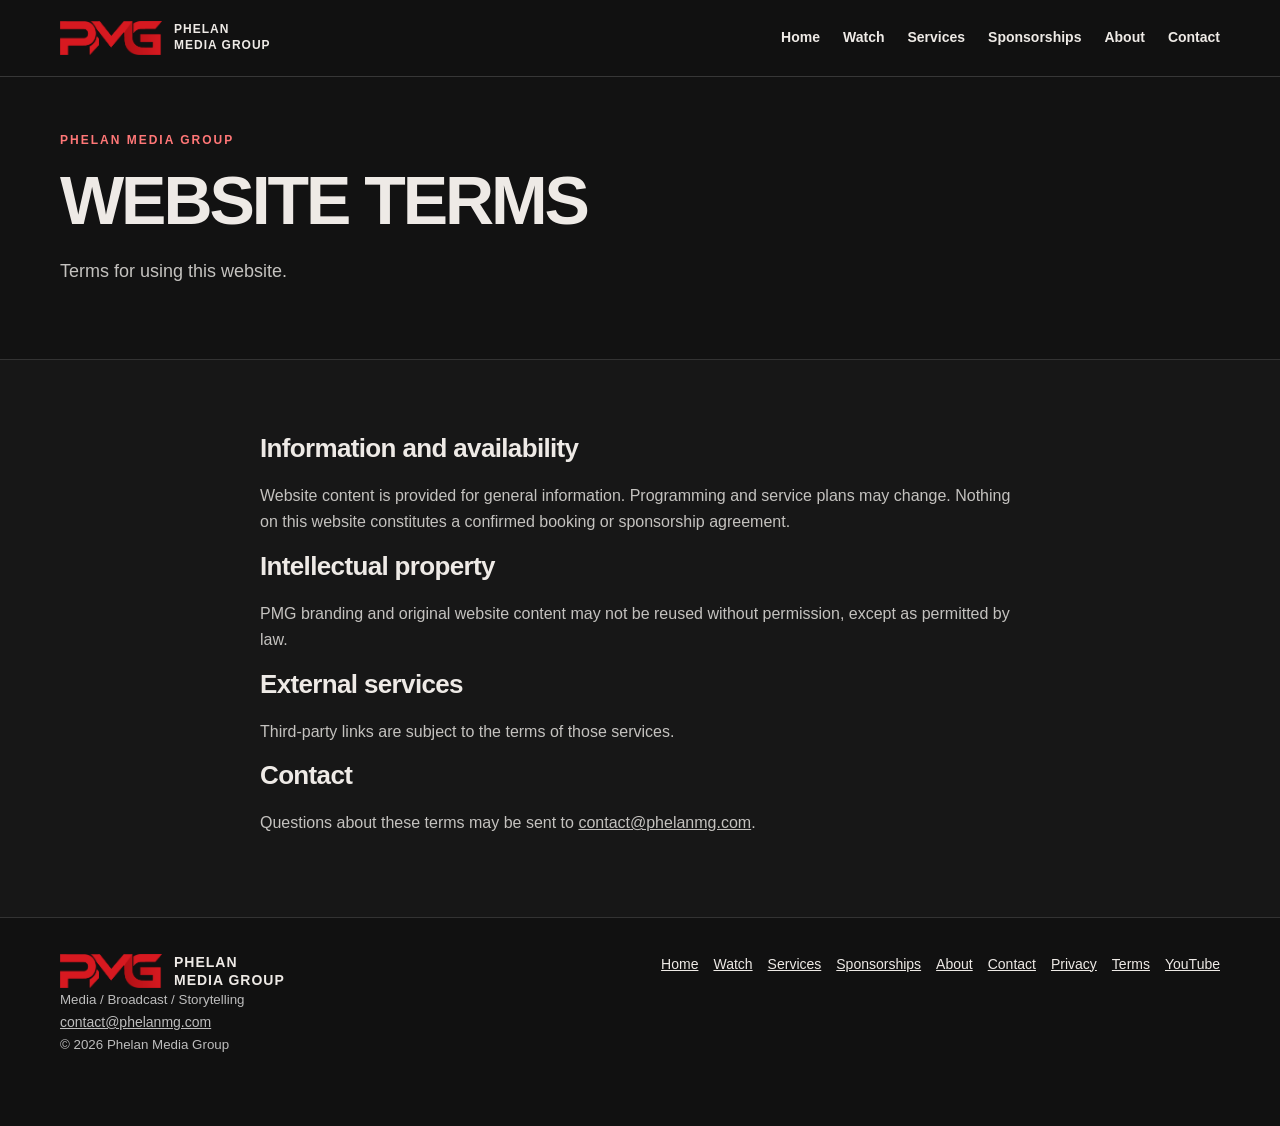
<file: terms.html>
<!doctype html><html lang="en"><head><meta charset="utf-8"><meta name="viewport" content="width=device-width,initial-scale=1"><title>Phelan Media Group | Terms &amp; Conditions</title><meta name="description" content="Terms for viewing the Phelan Media Group website."><meta name="robots" content="index, follow"><link rel="canonical" href="https://phelanmg.com/terms"><meta property="og:type" content="website"><meta property="og:title" content="Phelan Media Group | Terms &amp; Conditions"><meta property="og:description" content="Terms for viewing the Phelan Media Group website."><meta property="og:url" content="https://phelanmg.com/terms"><meta property="og:image" content="https://phelanmg.com/assets/og.jpg"><meta property="og:image:alt" content="Phelan Media Group logo"><meta name="twitter:card" content="summary_large_image"><link rel="icon" type="image/png" sizes="64x64" href="/assets/pmg-primary-v5.png"><link rel="icon" type="image/x-icon" href="/assets/pmg-primary-v5.ico"><link rel="stylesheet" href="/assets/style.css"><script defer src="/assets/site.js"></script></head><body><a class="skip" href="#main">Skip to content</a><header><div class="wrap nav"><a class="logo" href="/" aria-label="Phelan Media Group home"><img src="/assets/mark.webp" width="438" height="145" alt="PMG"><span>PHELAN<br>MEDIA GROUP</span></a><button class="menu" aria-expanded="false" aria-controls="links">Menu</button><nav class="links" id="links" aria-label="Main navigation"><a href="/">Home</a><a href="/watch">Watch</a><a href="/services">Services</a><a href="/sponsorships">Sponsorships</a><a href="/about">About</a><a href="/contact">Contact</a></nav></div></header><main id="main"><section class="pagehead"><div class="wrap"><div class="eyebrow">Phelan Media Group</div><h1>Website terms</h1><p>Terms for using this website.</p></div></section><section><div class="wrap legal"><h2>Information and availability</h2><p>Website content is provided for general information. Programming and service plans may change. Nothing on this website constitutes a confirmed booking or sponsorship agreement.</p><h2>Intellectual property</h2><p>PMG branding and original website content may not be reused without permission, except as permitted by law.</p><h2>External services</h2><p>Third-party links are subject to the terms of those services.</p><h2>Contact</h2><p>Questions about these terms may be sent to <a href="mailto:contact@phelanmg.com">contact@phelanmg.com</a>.</p></div></section></main><footer class="footer"><div class="wrap"><div><a class="logo" href="/" aria-label="Phelan Media Group home"><img src="/assets/mark.webp" width="438" height="145" alt="PMG"><span>PHELAN<br>MEDIA GROUP</span></a><small>Media / Broadcast / Storytelling</small><small><a href="mailto:contact@phelanmg.com">contact@phelanmg.com</a></small><small>© <span data-year>2026</span> Phelan Media Group</small></div><nav aria-label="Footer navigation"><a href="/">Home</a><a href="/watch">Watch</a><a href="/services">Services</a><a href="/sponsorships">Sponsorships</a><a href="/about">About</a><a href="/contact">Contact</a><a href="/privacy">Privacy</a><a href="/terms">Terms</a><a href="https://www.youtube.com/@PhelanMediaGroup">YouTube</a></nav></div></footer><div class="sticky"><a class="btn" href="/contact">Work with PMG</a></div></body></html>
</file>
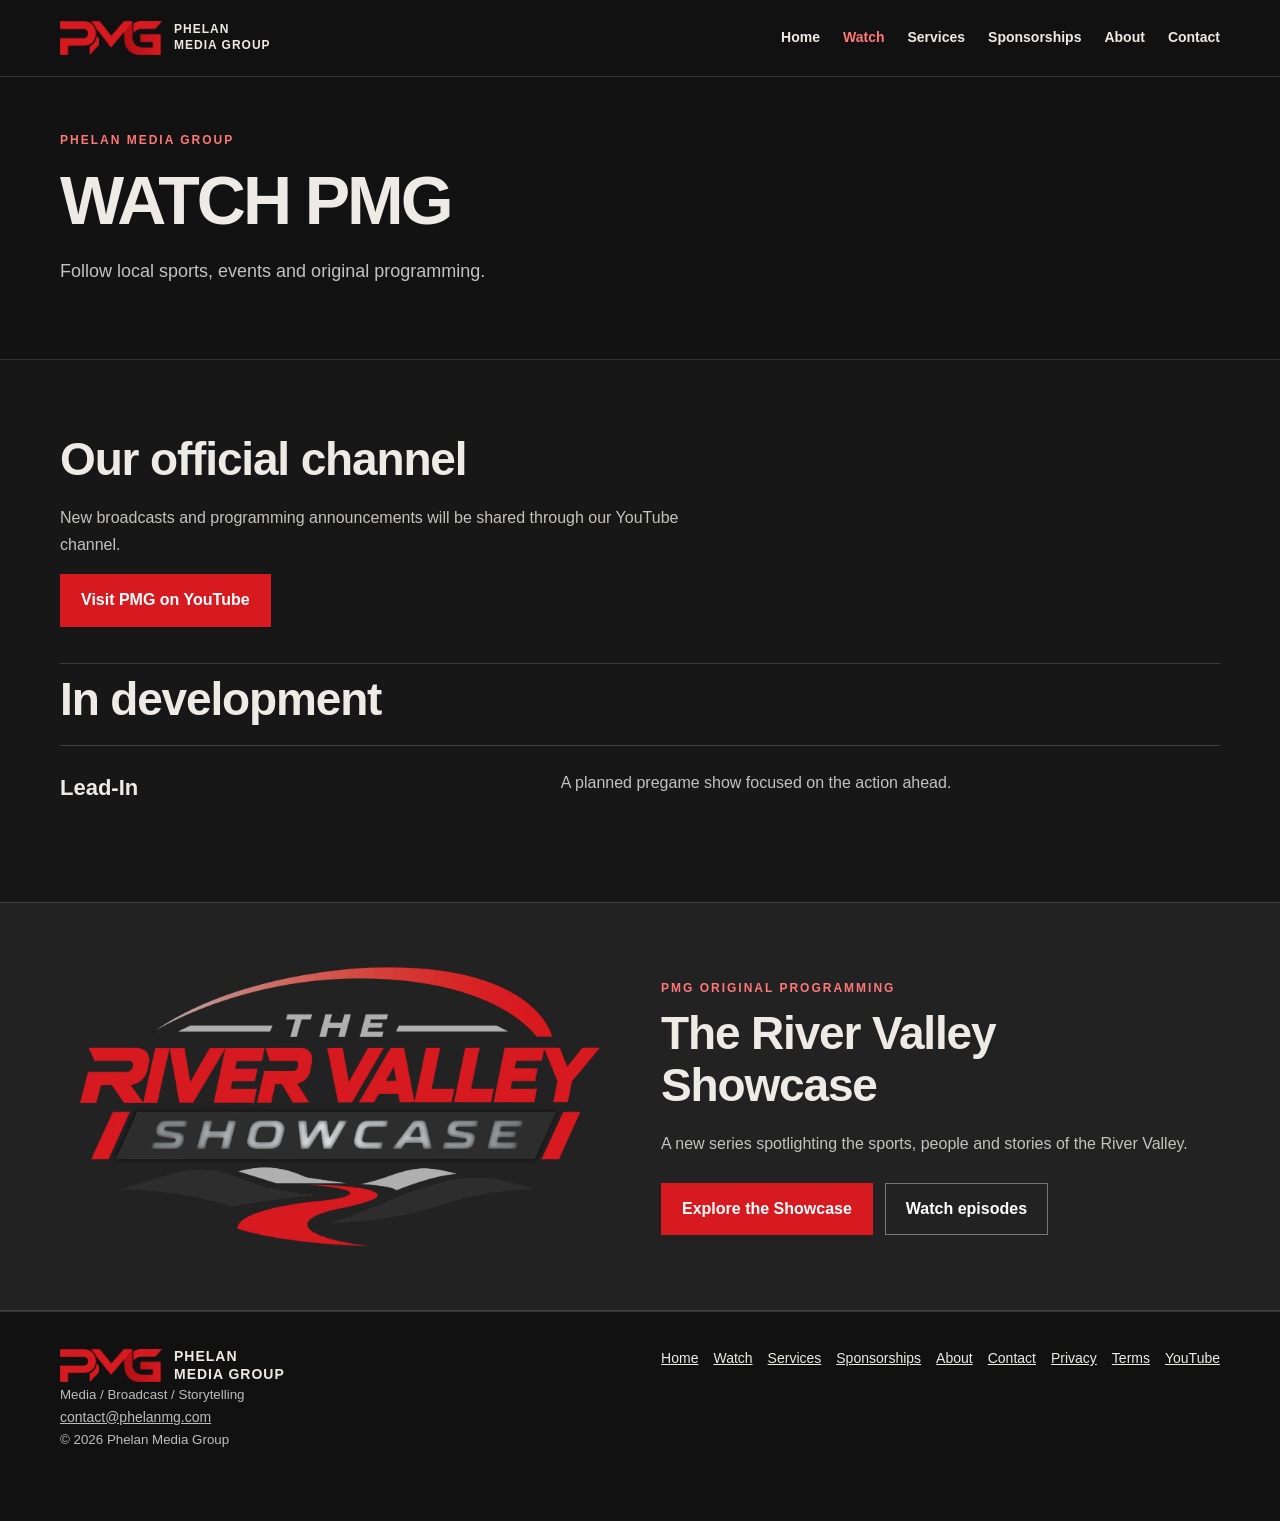
<file: watch.html>
<!doctype html><html lang="en"><head><meta charset="utf-8"><meta name="viewport" content="width=device-width,initial-scale=1"><title>Phelan Media Group | Watch</title><meta name="description" content="Find Phelan Media Group programming and announcements on our official YouTube channel."><meta name="robots" content="index, follow"><link rel="canonical" href="https://phelanmg.com/watch"><meta property="og:type" content="website"><meta property="og:title" content="Phelan Media Group | Watch"><meta property="og:description" content="Find Phelan Media Group programming and announcements on our official YouTube channel."><meta property="og:url" content="https://phelanmg.com/watch"><meta property="og:image" content="https://phelanmg.com/assets/og.jpg"><meta property="og:image:alt" content="Phelan Media Group logo"><meta name="twitter:card" content="summary_large_image"><link rel="icon" type="image/png" sizes="64x64" href="/assets/pmg-favicon-corrected.png?v=11"><link rel="stylesheet" href="/assets/style.css"><script defer src="/assets/site.js"></script><style>.showcase-feature{background:#222;border-block:1px solid #414141}.showcase-feature .split{align-items:center}.showcase-feature img{width:100%;max-width:520px;margin:auto}.showcase-hero{background:#202020}.showcase-hero .split{align-items:center}.showcase-hero img{width:100%;max-width:600px;margin:auto}.showcase-player{max-width:920px;margin:24px 0;background:#111;border:1px solid #414141;padding:24px}.showcase-player iframe{display:block;width:100%;aspect-ratio:16/9;border:0}.showcase-player img{max-width:min(100%,460px);margin:0 auto 24px}.showcase-river{width:100%;max-width:700px;margin:30px auto 0}.showcase-player [hidden]{display:none}.showcase-player p{overflow-wrap:anywhere}.showcase-player .actions{margin-bottom:0}@media(max-width:900px){.showcase-player{padding:16px}.showcase-hero .split{gap:24px}}</style></head><body><a class="skip" href="#main">Skip to content</a><header><div class="wrap nav"><a class="logo" href="/" aria-label="Phelan Media Group home"><img src="/assets/mark.webp" width="438" height="145" alt="PMG"><span>PHELAN<br>MEDIA GROUP</span></a><button class="menu" aria-expanded="false" aria-controls="links">Menu</button><nav class="links" id="links" aria-label="Main navigation"><a href="/">Home</a><a href="/watch" aria-current="page">Watch</a><a href="/services">Services</a><a href="/sponsorships">Sponsorships</a><a href="/about">About</a><a href="/contact">Contact</a></nav></div></header><main id="main"><section class="pagehead"><div class="wrap"><div class="eyebrow">Phelan Media Group</div><h1>Watch PMG</h1><p>Follow local sports, events and original programming.</p></div></section><section><div class="wrap"><h2>Our official channel</h2><p>New broadcasts and programming announcements will be shared through our YouTube channel.</p><a class="btn" href="https://www.youtube.com/@PhelanMediaGroup">Visit PMG on YouTube</a><div class="rule" style="margin-top:36px"></div><h2>In development</h2><div class="rows"><article><h3>Lead-In</h3><p>A planned pregame show focused on the action ahead.</p></article></div></div></section><section class="showcase-feature"><div class="wrap split"><a href="/river-valley-showcase" aria-label="Explore The River Valley Showcase"><img src="/assets/showcase-color.webp" alt="The River Valley Showcase logo" loading="lazy"></a><div><div class="eyebrow">PMG original programming</div><h2>The River Valley Showcase</h2><p>A new series spotlighting the sports, people and stories of the River Valley.</p><div class="actions"><a class="btn" href="/river-valley-showcase">Explore the Showcase</a><a class="btn secondary" href="/river-valley-showcase#episodes">Watch episodes</a></div></div></div></section></main><footer class="footer"><div class="wrap"><div><a class="logo" href="/" aria-label="Phelan Media Group home"><img src="/assets/mark.webp" width="438" height="145" alt="PMG"><span>PHELAN<br>MEDIA GROUP</span></a><small>Media / Broadcast / Storytelling</small><small><a href="mailto:contact@phelanmg.com">contact@phelanmg.com</a></small><small>© <span data-year>2026</span> Phelan Media Group</small></div><nav aria-label="Footer navigation"><a href="/">Home</a><a href="/watch" aria-current="page">Watch</a><a href="/services">Services</a><a href="/sponsorships">Sponsorships</a><a href="/about">About</a><a href="/contact">Contact</a><a href="/privacy">Privacy</a><a href="/terms">Terms</a><a href="https://www.youtube.com/@PhelanMediaGroup">YouTube</a></nav></div></footer><div class="sticky"><a class="btn" href="/contact">Work with PMG</a></div></body></html>
</file>
<file: assets/style.css>
*{box-sizing:border-box}html{scroll-behavior:smooth}body{margin:0;background:#171717;color:#eeeae6;font:16px/1.65 Arial,Helvetica,sans-serif}a{color:inherit}img{display:block;max-width:100%;height:auto}button,input,textarea,select{font:inherit}a:focus-visible,button:focus-visible{outline:3px solid #f6b4b4;outline-offset:4px}.wrap{width:min(1160px,calc(100% - 40px));margin:auto;min-width:0}header{background:#111;position:sticky;top:0;z-index:10;border-bottom:1px solid #373737}.nav{display:flex;align-items:center;justify-content:space-between;gap:24px;min-height:76px}.logo{display:flex;align-items:center;gap:12px;text-decoration:none;font-size:12px;font-weight:bold;letter-spacing:1px;line-height:1.3}.logo img{width:102px;flex-shrink:0}.links{display:flex;gap:23px;align-items:center}.links a{text-decoration:none;font-size:14px;font-weight:bold}.links a[aria-current]{color:#ff7777}.menu{display:none}.btn,.menu{background:#d71920;color:#fff;display:inline-flex;align-items:center;justify-content:center;border:1px solid #d71920;padding:12px 20px;text-decoration:none;font-weight:bold;cursor:pointer;border-radius:0;min-height:46px}.secondary{background:transparent;border-color:#777}.btn:hover{background:#a91218}.eyebrow{font-size:12px;letter-spacing:2px;text-transform:uppercase;font-weight:bold;color:#ff7777}h1,h2,h3,p{overflow-wrap:break-word}h1{font-size:clamp(38px,7vw,90px);line-height:1.02;letter-spacing:-.045em;margin:15px 0 22px;text-transform:uppercase}h2{font-size:clamp(26px,4vw,46px);line-height:1.12;letter-spacing:-.025em;margin:10px 0 20px}h3{font-size:22px;margin:0 0 8px}p{color:#c4c2bf;max-width:72ch}section{padding:64px 0}.hero{background:#121212;border-bottom:1px solid #333}.hero .wrap{display:grid;grid-template-columns:minmax(0,1.3fr) minmax(0,.7fr);gap:50px;align-items:center;min-height:500px}.hero img{width:100%;max-width:420px;margin:auto}.actions{display:flex;flex-wrap:wrap;gap:12px;margin:25px 0 0}.rule{border-top:1px solid #383838}.rows article{display:grid;grid-template-columns:minmax(0,1fr) minmax(0,1.4fr);gap:30px;padding:24px 0;border-top:1px solid #414141}.rows p{margin:0}.band{background:#222}.light{background:#e6e2dc;color:#171717}.light p{color:#414141}.light img{max-width:320px}.split{display:grid;grid-template-columns:repeat(2,minmax(0,1fr));gap:42px;align-items:start}.pagehead{background:#121212;border-bottom:1px solid #333;padding:54px 0}.pagehead h1{font-size:clamp(36px,6vw,68px)}.pagehead p{font-size:18px}.notice{padding:20px;border:1px solid #555;background:#222}.footer{background:#111;border-top:1px solid #333;padding:35px 0 70px}.footer .wrap{display:flex;flex-wrap:wrap;justify-content:space-between;gap:25px}.footer nav{display:flex;flex-wrap:wrap;gap:15px}.footer small{color:#bdbdbd;display:block}.footer a{font-size:14px}.sticky{display:none}.skip{position:absolute;left:10px;top:-100px}.skip:focus{top:5px;z-index:100;background:#111;padding:10px}.menu{display:none}.legal{max-width:760px}.legal h2{font-size:26px}.legal p{max-width:none}@media(max-width:900px){.menu{display:inline-flex}.links{display:none;position:absolute;top:100%;left:0;right:0;background:#111;padding:20px;flex-direction:column;align-items:stretch;gap:12px;border-bottom:1px solid #444}.links.open{display:flex}.links a{padding:10px}.hero .wrap,.split,.rows article{grid-template-columns:1fr;gap:20px}.hero .wrap{min-height:0}.hero img{max-width:260px;margin:15px 0}.sticky{display:flex;position:fixed;bottom:0;left:0;right:0;background:#111;padding:10px 20px max(10px,env(safe-area-inset-bottom));z-index:9;justify-content:center;border-top:1px solid #444}.sticky a{width:min(100%,450px)}body{padding-bottom:74px}section{padding:40px 0}.nav{min-height:68px}.logo img{width:80px}.logo span{font-size:10px}.wrap{width:calc(100% - 32px)}}@media(max-width:350px){.logo span{display:none}.actions .btn{width:100%}}@media(prefers-reduced-motion:reduce){html{scroll-behavior:auto}}
</file>
